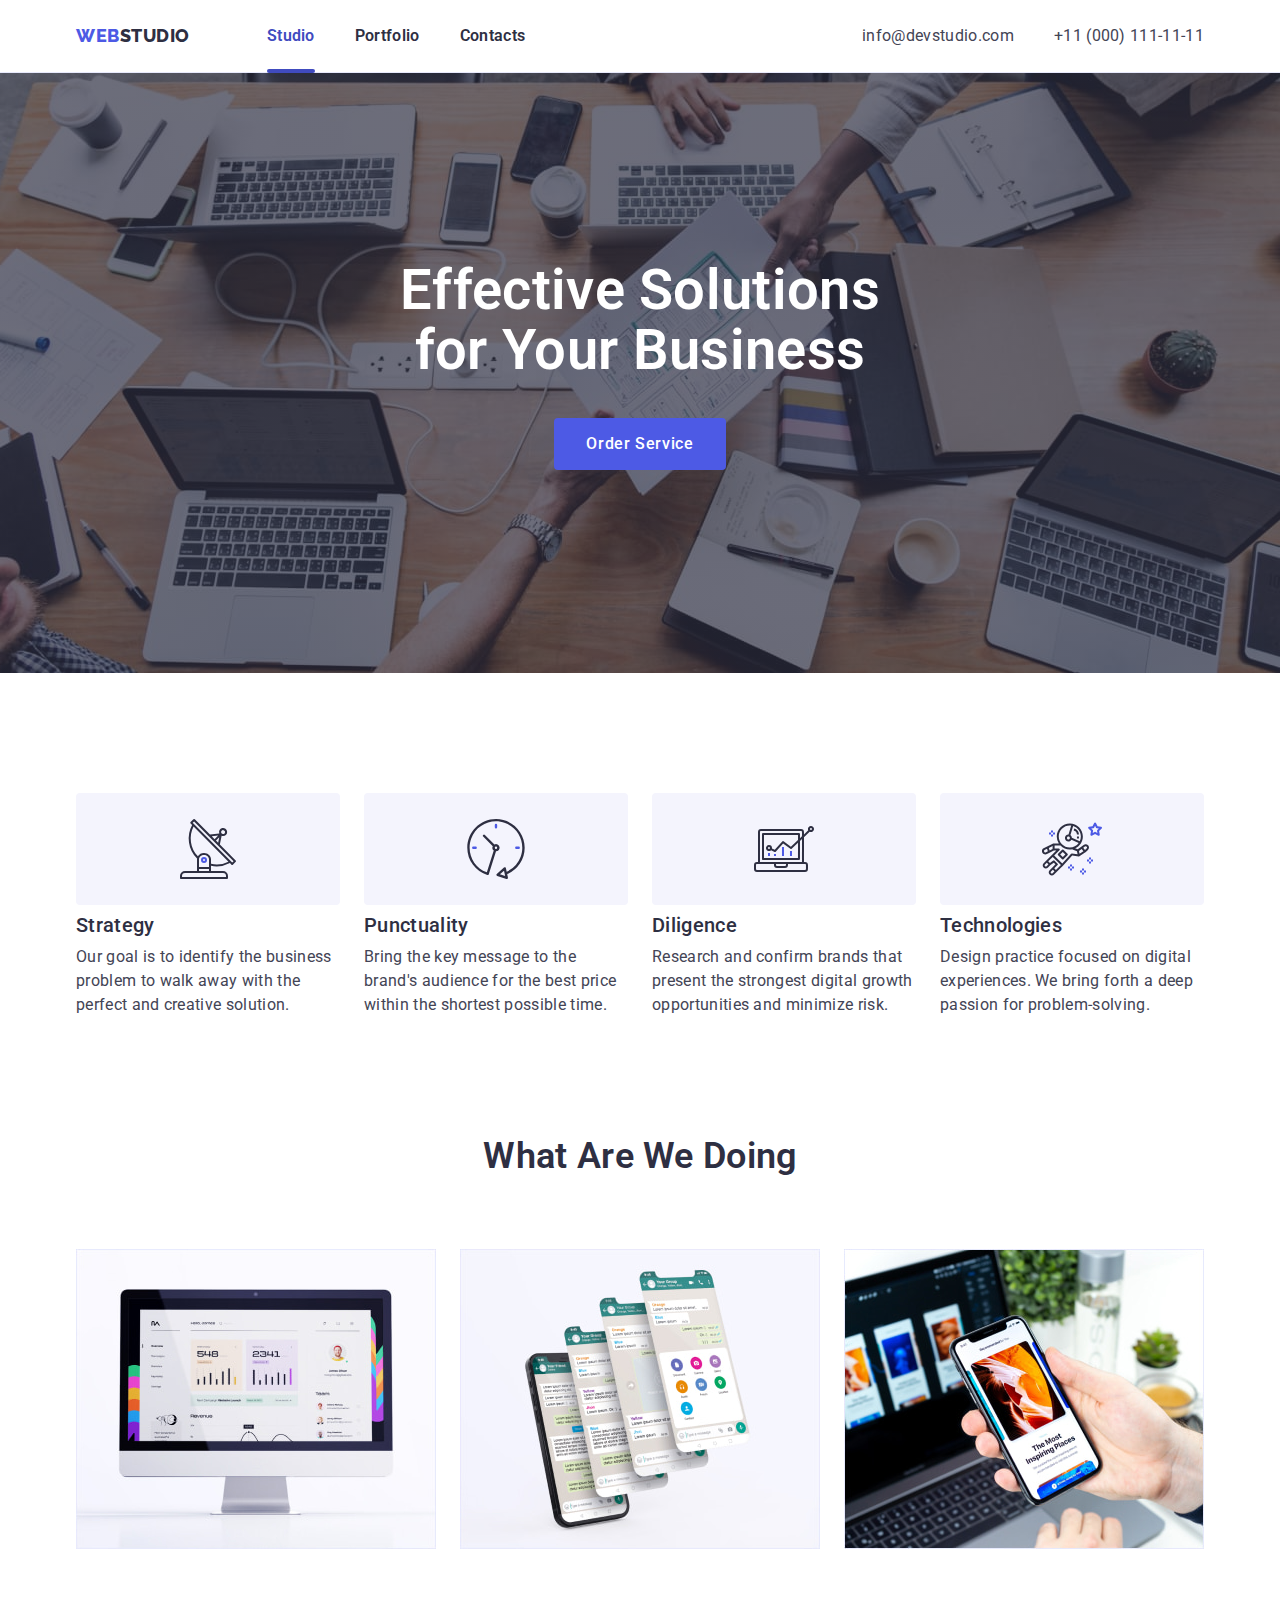
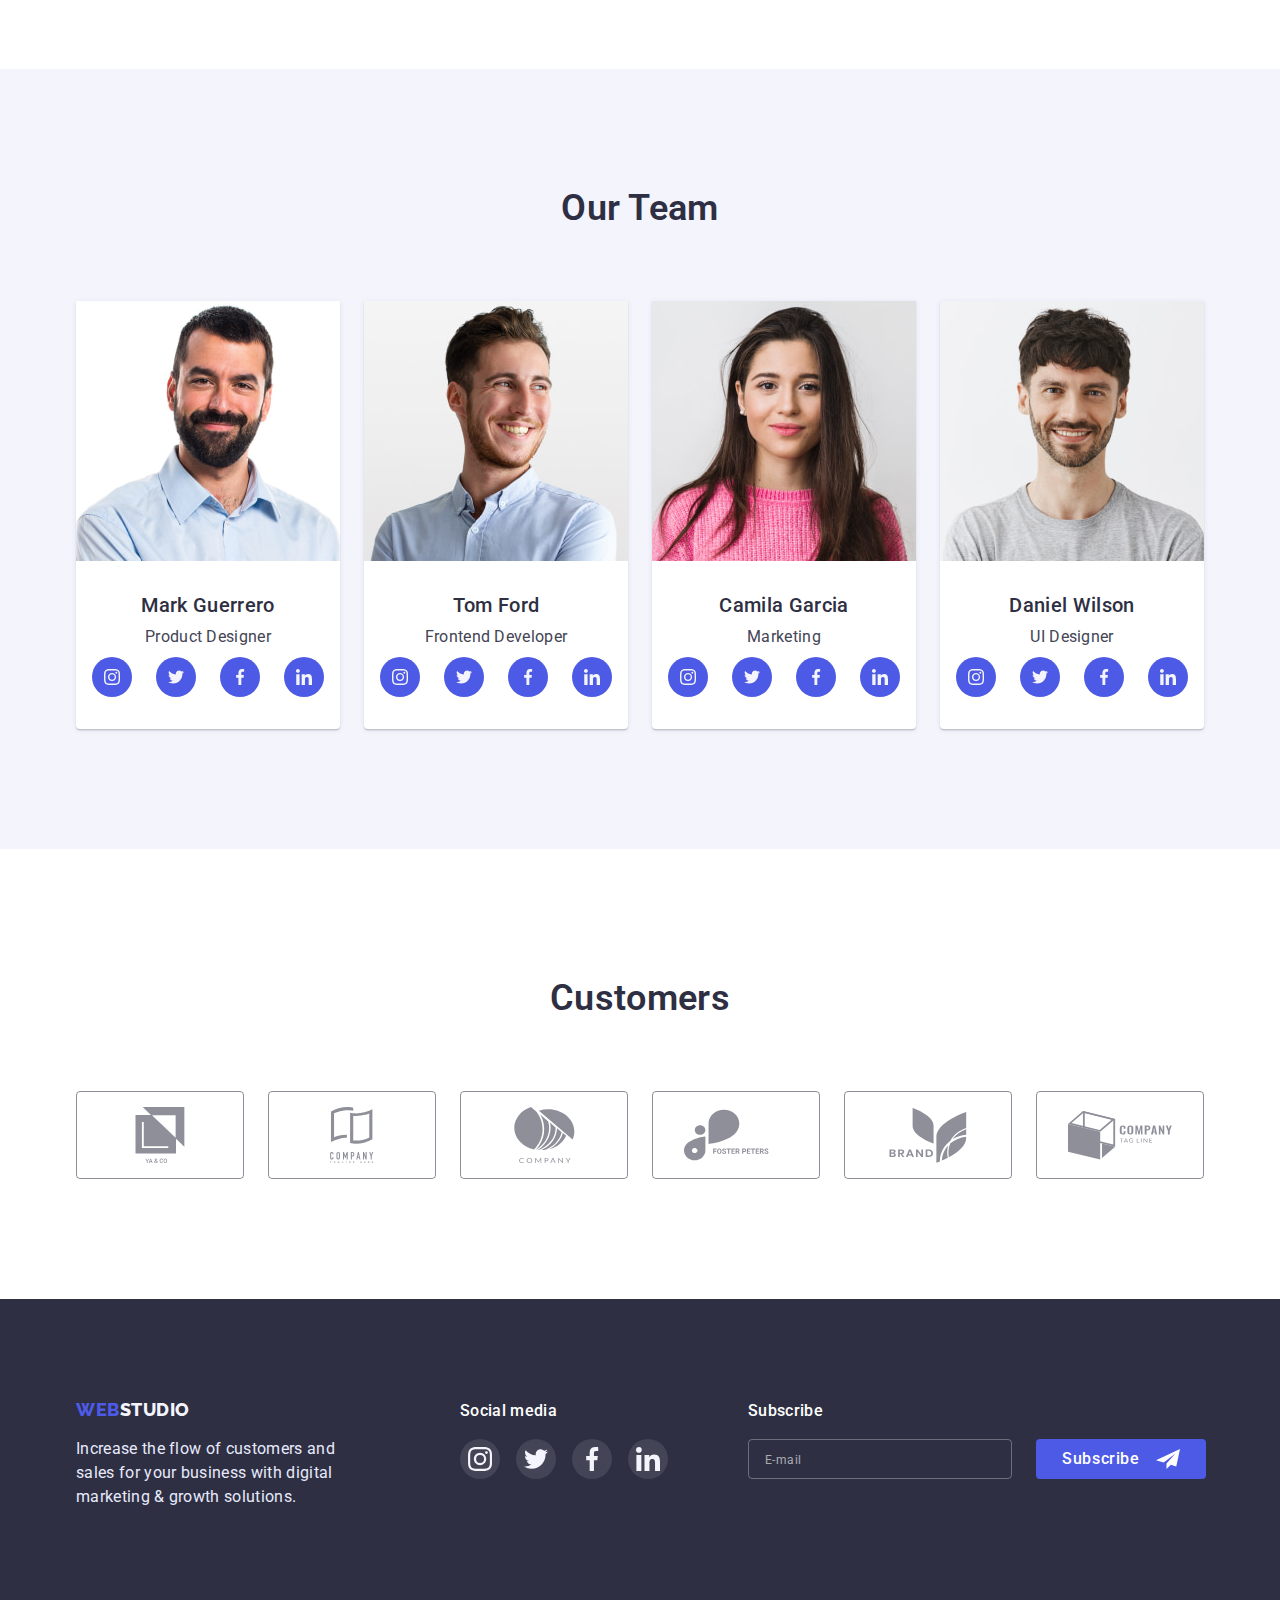
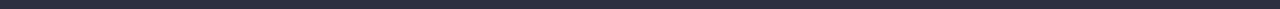
<file: index.html>
<!DOCTYPE html>
<html lang="en">
  <head>
    <meta charset="UTF-8" />
    <meta http-equiv="X-UA-Compatible" content="IE=edge" />
    <meta name="viewport" content="width=device-width, initial-scale=1.0" />

    <!-- Fonts -->
    <link
      href="https://fonts.googleapis.com/css2?family=Raleway:wght@700&family=Roboto:wght@400;500;700;900&display=swap"
      rel="stylesheet"
    />

    <!-- Normalize -->
    <link
      href="https://cdnjs.cloudflare.com/ajax/libs/modern-normalize/1.0.0/modern-normalize.min.css"
      rel="stylesheet"
    />

    <!-- Main styles -->
    <link href="./css/style.css" rel="stylesheet" />
    <title>Webstudio</title>
  </head>

  <body>
    <!--Header-->
    <header class="page-header">
      <!--Navigate-->
      <div class="container main-nav">
        <nav class="nav-container">
          <a class="logo" href="./index.html">
            <span class="logo-firstpart">Web</span>Studio</a
          >
          <ul class="site-nav list">
            <li class="nav-item">
              <a class="nav-link active" href="./index.html">Studio</a>
            </li>
            <li class="nav-item">
              <a class="nav-link" href="./portfolio.html">Portfolio</a>
            </li>
            <li class="nav-item">
              <a class="nav-link" href>Contacts</a>
            </li>
          </ul>
        </nav>

        <!--Contacts-->
        <address class="contacts-container">
          <ul class="contacts list">
            <li class="contacts-item">
              <a class="contacts-link" href="mailto:info@devstudio.com">
                info@devstudio.com</a
              >
            </li>
            <li class="contacts-item">
              <a class="contacts-link" href="tel:+110001111111"
                >+11 (000) 111-11-11</a
              >
            </li>
          </ul>
        </address>
      </div>
    </header>

    <!--Main content-->
    <main>
      <!--Hero-->
      <section class="hero">
        <h1 class="hero-title">Effective Solutions for Your Business</h1>
        <button class="hero-button" data-modal-open type="button">
          Order Service
        </button>
      </section>

      <!--Section Advantages-->
      <section class="section advantages">
        <div class="container">
          <h2 class="visually-hidden">Advantages</h2>
          <ul class="advantages list">
            <li class="advantages-item">
              <div class="bg-advantages">
                <svg class="icon-advantages">
                  <use href="./images/sprite/icons.svg#icon-antena"></use>
                </svg>
              </div>
              <h3 class="advantages-title">Strategy</h3>
              <p>
                Our goal is to identify the business problem to walk away with
                the perfect and creative solution.
              </p>
            </li>
            <li class="advantages-item">
              <div class="bg-advantages">
                <svg class="icon-advantages">
                  <use href="./images/sprite/icons.svg#icon-clock"></use>
                </svg>
              </div>
              <h3 class="advantages-title">Punctuality</h3>
              <p>
                Bring the key message to the brand's audience for the best price
                within the shortest possible time.
              </p>
            </li>
            <li class="advantages-item">
              <div class="bg-advantages">
                <svg class="icon-advantages">
                  <use href="./images/sprite/icons.svg#icon-diagram"></use>
                </svg>
              </div>
              <h3 class="advantages-title">Diligence</h3>
              <p>
                Research and confirm brands that present the strongest digital
                growth opportunities and minimize risk.
              </p>
            </li>
            <li class="advantages-item">
              <div class="bg-advantages">
                <svg class="icon-advantages">
                  <use href="./images/sprite/icons.svg#icon-astronaut"></use>
                </svg>
              </div>
              <h3 class="advantages-title">Technologies</h3>
              <p>
                Design practice focused on digital experiences. We bring forth a
                deep passion for problem-solving.
              </p>
            </li>
          </ul>
        </div>
      </section>

      <!-- Section Product-->
      <section class="section-no-padding section">
        <div class="container">
          <h2 class="section-title">What Are We Doing</h2>
          <ul class="products list">
            <li class="products-item">
              <img
                src="./images/products/imageone.jpg"
                alt="Desctop product"
                width="360"
                height="300"
              />
            </li>
            <li class="products-item">
              <img
                src="./images/products/imagetwo.jpg"
                alt="Messanger product"
                width="360"
                height="300"
              />
            </li>
            <li class="products-item">
              <img
                src="./images/products/imagethree.jpg"
                alt="Mobile product"
                width="360"
                height="300"
              />
            </li>
          </ul>
        </div>
      </section>

      <!-- Section Team-->
      <section class="section team">
        <div class="container">
          <h2 class="section-title">Our Team</h2>
          <ul class="team list">
            <li class="team-item">
              <img
                src="./images/team/mark.jpg"
                alt="Mark Guerrero"
                width="264"
                height="260"
              />
              <h3 class="team-subtitle">Mark Guerrero</h3>
              <p>Product Designer</p>
              <ul class="social list">
                <li class="social-item">
                  <a class="team-link" href aria-label="instagram">
                    <svg class="icon-team">
                      <use
                        href="./images/sprite/icons.svg#icon-instagram"
                      ></use>
                    </svg>
                  </a>
                </li>
                <li class="social-item">
                  <a class="team-link" href aria-label="twitter">
                    <svg class="icon-team">
                      <use href="./images/sprite/icons.svg#icon-twitter"></use>
                    </svg>
                  </a>
                </li>
                <li class="social-item">
                  <a class="team-link" href aria-label="facebook">
                    <svg class="icon-team">
                      <use href="./images/sprite/icons.svg#icon-facebook"></use>
                    </svg>
                  </a>
                </li>
                <li class="social-item">
                  <a class="team-link" href aria-label="linkedin">
                    <svg class="icon-team">
                      <use href="./images/sprite/icons.svg#icon-linkedin"></use>
                    </svg>
                  </a>
                </li>
              </ul>
            </li>
            <li class="team-item">
              <img
                src="./images/team/tom.jpg"
                alt="Tom Ford"
                width="264"
                height="260"
              />
              <h3 class="team-subtitle">Tom Ford</h3>
              <p>Frontend Developer</p>
              <ul class="social list">
                <li class="social-item">
                  <a class="team-link" href aria-label="instagram">
                    <svg class="icon-team">
                      <use
                        href="./images/sprite/icons.svg#icon-instagram"
                      ></use>
                    </svg>
                  </a>
                </li>
                <li class="social-item">
                  <a class="team-link" href aria-label="twitter">
                    <svg class="icon-team">
                      <use href="./images/sprite/icons.svg#icon-twitter"></use>
                    </svg>
                  </a>
                </li>
                <li class="social-item">
                  <a class="team-link" href aria-label="facebook">
                    <svg class="icon-team">
                      <use href="./images/sprite/icons.svg#icon-facebook"></use>
                    </svg>
                  </a>
                </li>
                <li class="social-item">
                  <a class="team-link" href aria-label="linkedin">
                    <svg class="icon-team">
                      <use href="./images/sprite/icons.svg#icon-linkedin"></use>
                    </svg>
                  </a>
                </li>
              </ul>
            </li>
            <li class="team-item">
              <img
                src="./images/team/camila.jpg"
                alt="Camila Garcia"
                width="264"
                height="260"
              />
              <h3 class="team-subtitle">Camila Garcia</h3>
              <p>Marketing</p>
              <ul class="social list">
                <li class="social-item">
                  <a class="team-link" href aria-label="instagram">
                    <svg class="icon-team">
                      <use
                        href="./images/sprite/icons.svg#icon-instagram"
                      ></use>
                    </svg>
                  </a>
                </li>
                <li class="social-item">
                  <a class="team-link" href aria-label="twitter">
                    <svg class="icon-team">
                      <use href="./images/sprite/icons.svg#icon-twitter"></use>
                    </svg>
                  </a>
                </li>
                <li class="social-item">
                  <a class="team-link" href aria-label="facebook">
                    <svg class="icon-team">
                      <use href="./images/sprite/icons.svg#icon-facebook"></use>
                    </svg>
                  </a>
                </li>
                <li class="social-item">
                  <a class="team-link" href aria-label="linkedin">
                    <svg class="icon-team">
                      <use href="./images/sprite/icons.svg#icon-linkedin"></use>
                    </svg>
                  </a>
                </li>
              </ul>
            </li>
            <li class="team-item">
              <img
                src="./images/team/daniel.jpg"
                alt="Daniel Wilson"
                width="264"
                height="260"
              />
              <h3 class="team-subtitle">Daniel Wilson</h3>
              <p>UI Designer</p>
              <ul class="social list">
                <li class="social-item">
                  <a class="team-link" href aria-label="instagram">
                    <svg class="icon-team">
                      <use
                        href="./images/sprite/icons.svg#icon-instagram"
                      ></use>
                    </svg>
                  </a>
                </li>
                <li class="social-item">
                  <a class="team-link" href aria-label="twitter">
                    <svg class="icon-team">
                      <use href="./images/sprite/icons.svg#icon-twitter"></use>
                    </svg>
                  </a>
                </li>
                <li class="social-item">
                  <a class="team-link" href aria-label="facebook">
                    <svg class="icon-team">
                      <use href="./images/sprite/icons.svg#icon-facebook"></use>
                    </svg>
                  </a>
                </li>
                <li class="social-item">
                  <a class="team-link" href aria-label="linkedin">
                    <svg class="icon-team">
                      <use href="./images/sprite/icons.svg#icon-linkedin"></use>
                    </svg>
                  </a>
                </li>
              </ul>
            </li>
          </ul>
        </div>
      </section>

      <!-- Section Brand -->
      <section class="section brand">
        <div class="container">
          <h2 class="section-title">Customers</h2>
          <ul class="brand list">
            <li class="brand-item">
              <a class="brand-link" href>
                <svg class="icon-brand">
                  <use href="./images/sprite/icons.svg#icon-brand-1"></use>
                </svg>
              </a>
            </li>
            <li class="brand-item">
              <a class="brand-link" href>
                <svg class="icon-brand">
                  <use href="./images/sprite/icons.svg#icon-brand-2"></use>
                </svg>
              </a>
            </li>
            <li class="brand-item">
              <a class="brand-link" href>
                <svg class="icon-brand">
                  <use href="./images/sprite/icons.svg#icon-brand-3"></use>
                </svg>
              </a>
            </li>
            <li class="brand-item">
              <a class="brand-link" href>
                <svg class="icon-brand">
                  <use href="./images/sprite/icons.svg#icon-brand-4"></use>
                </svg>
              </a>
            </li>
            <li class="brand-item">
              <a class="brand-link" href>
                <svg class="icon-brand">
                  <use href="./images/sprite/icons.svg#icon-brand-5"></use>
                </svg>
              </a>
            </li>
            <li class="brand-item">
              <a class="brand-link" href>
                <svg class="icon-brand">
                  <use href="./images/sprite/icons.svg#icon-brand-6"></use>
                </svg>
              </a>
            </li>
          </ul>
        </div>
      </section>
    </main>

    <!--Footer-->
    <footer class="footer">
      <div class="footer-container">
        <div class="section-logo">
          <a class="logo-footer" href="./index.html"
            ><span class="logo-firstpart">Web</span
            ><span class="logo-lastpart">Studio</span></a
          >
          <p class="footer-text">
            Increase the flow of customers and sales for your business with
            digital marketing & growth solutions.
          </p>
        </div>
        <div class="footer-social">
          <p class="footer-title">Social media</p>
          <ul class="footer-list list">
            <li class="footer-item" aria-label="instagram">
              <a class="footer-link" href>
                <svg class="icon-footer">
                  <use href="./images/sprite/icons.svg#icon-instagram"></use>
                </svg>
              </a>
            </li>
            <li class="footer-item" aria-label="twitter">
              <a class="footer-link" href>
                <svg class="icon-footer">
                  <use href="./images/sprite/icons.svg#icon-twitter"></use>
                </svg>
              </a>
            </li>
            <li class="footer-item" aria-label="facebook">
              <a class="footer-link" href>
                <svg class="icon-footer">
                  <use href="./images/sprite/icons.svg#icon-facebook"></use>
                </svg>
              </a>
            </li>
            <li class="footer-item" aria-label="linkedin">
              <a class="footer-link" href>
                <svg class="icon-footer">
                  <use href="./images/sprite/icons.svg#icon-linkedin"></use>
                </svg>
              </a>
            </li>
          </ul>
        </div>
        <div class="footer-form-container">
          <p class="footer-form-title">Subscribe</p>
          <form class="footer-form">
            <input class="footer-input" type="email" placeholder="E-mail" />
            <button class="footer-button" type="submit">
              Subscribe<svg class="icon-plain">
                <use href="./images/sprite/icons.svg#icon-plain"></use>
              </svg>
            </button>
          </form>
        </div>
      </div>
    </footer>

    <!-- Modal -->
    <div class="backdrop is-hidden" data-modal>
      <div class="modal">
        <button class="modal-button" data-modal-close>
          <svg class="icon-modal">
            <use href="./images/sprite/icons.svg#icon-close"></use>
          </svg>
        </button>
        <!-- Form -->
        <form name="registration-user">
          <div
            class="form-container"
            role="group"
            aria-labelledby="contact-details-head"
          >
            <p class="form-title" id="contact-details-head">
              Leave your contacts and we will call you back
            </p>
            <div class="form-field">
              <ul class="form list">
                <li class="form-item">
                  <label class="form-label" for="user-name">Name</label>
                  <div class="form-field name">
                    <input
                      class="form-input"
                      id="user-name"
                      name="user-name"
                      type="text"
                      autofocus
                    />
                    <svg class="icon-form name">
                      <use href="./images/sprite/icons.svg#icon-person"></use>
                    </svg>
                  </div>
                </li>
                <li class="form-item">
                  <label class="form-label" for="user-tel">Phone</label>
                  <div class="form-field phone">
                    <input
                      class="form-input"
                      id="user-tel"
                      name="user-tel"
                      type="tel"
                    />
                    <svg class="icon-form phone">
                      <use href="./images/sprite/icons.svg#icon-phone"></use>
                    </svg>
                  </div>
                </li>
                <li class="form-item">
                  <label class="form-label" for="user-email">Email</label>
                  <div class="form-field email">
                    <input
                      class="form-input"
                      id="user-email"
                      name="user-email"
                      type="email"
                    />
                    <svg class="icon-form email">
                      <use href="./images/sprite/icons.svg#icon-email"></use>
                    </svg>
                  </div>
                </li>
              </ul>
              <label class="form-label" for="user-comment">Comment</label>
              <div class="teaxtarea-container">
                <textarea
                  class="form-textarea"
                  id="user-comment"
                  name="user-comment"
                  placeholder="Text input"
                ></textarea>
              </div>
            </div>
            <label class="form-label" for="form-input-checkbox"
              ><input
                class="form-input-checkbox"
                id="form-input-checkbox"
                type="checkbox"
                value
              />
              <svg class="icon-checkbox">
                <use href="./images/sprite/icons.svg#icon-checkbox"></use></svg
              >I accept the terms and conditions of the
              <a class="form-link" href>Privacy Policy</a></label
            >
            <button class="form-button" type="submit">Send</button>
          </div>
        </form>
      </div>
    </div>
    <script src="./js/modal.js"></script>
  </body>
</html>
</file>
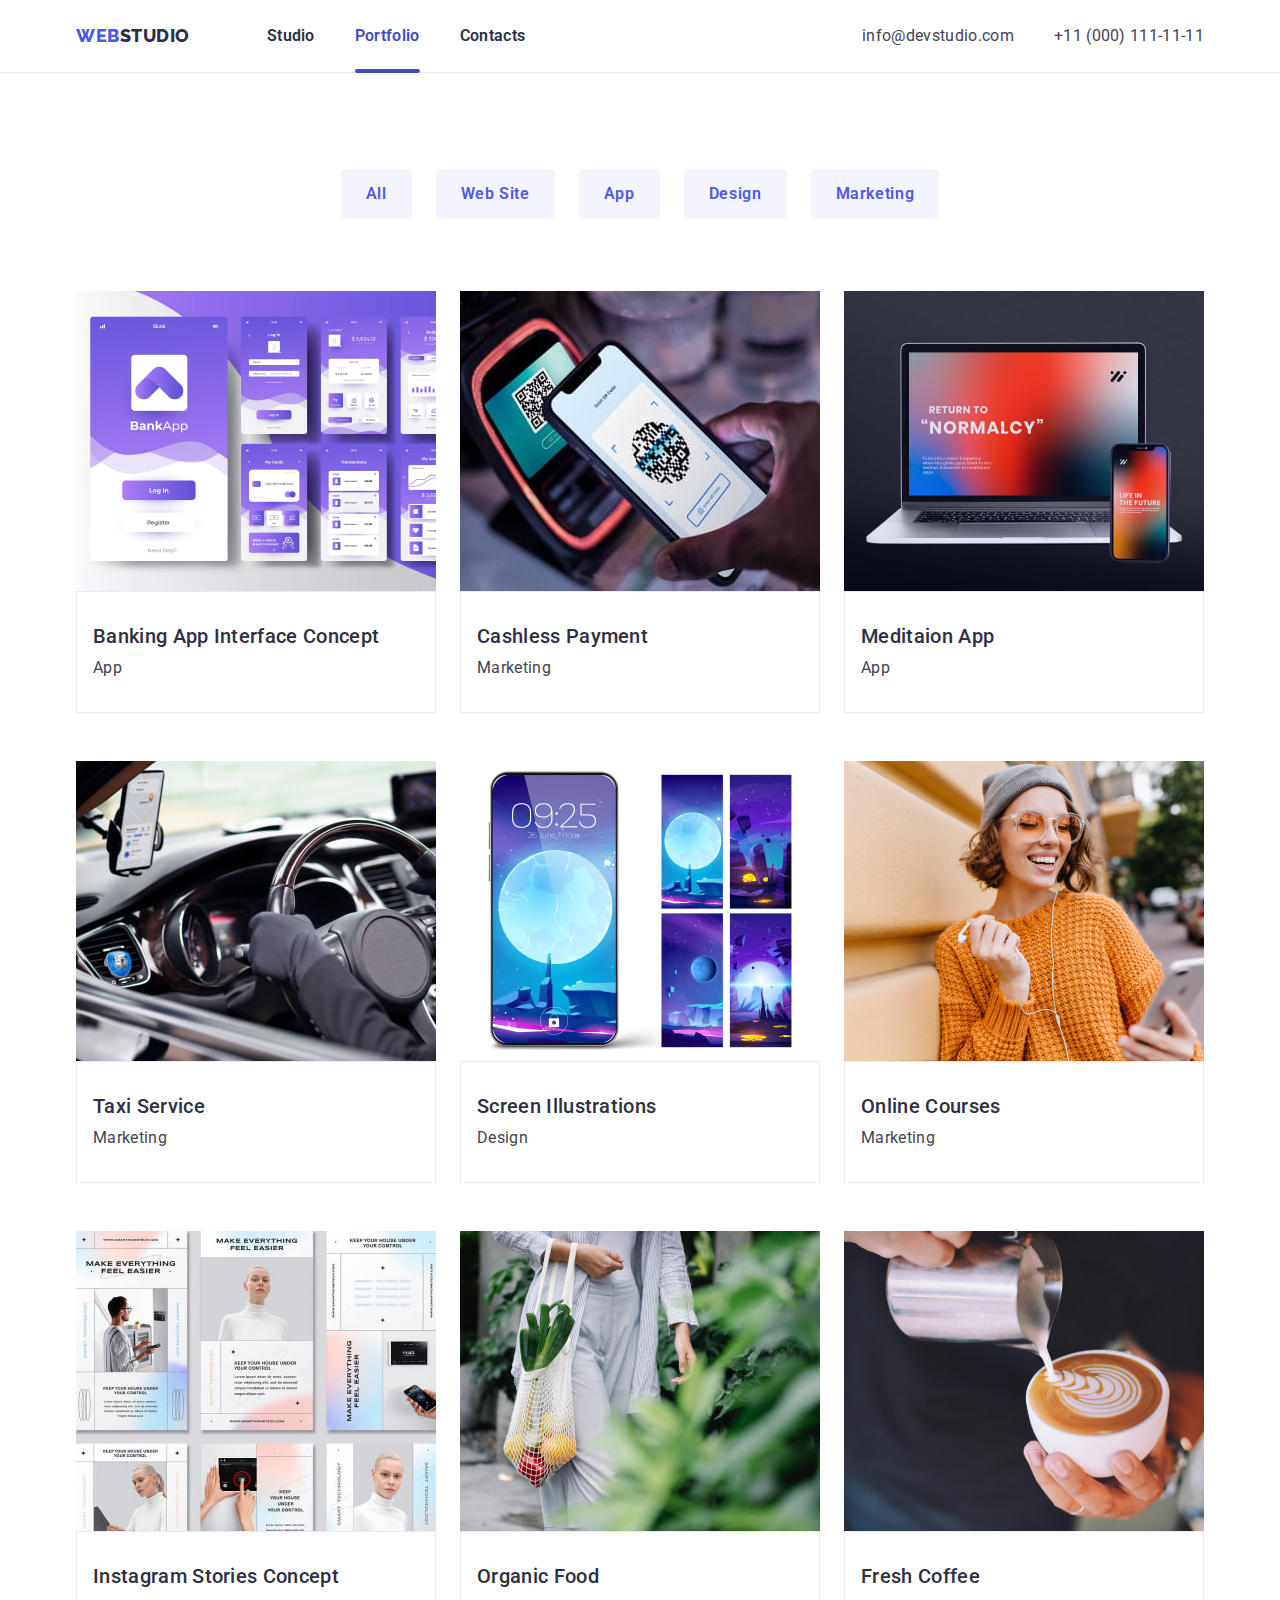
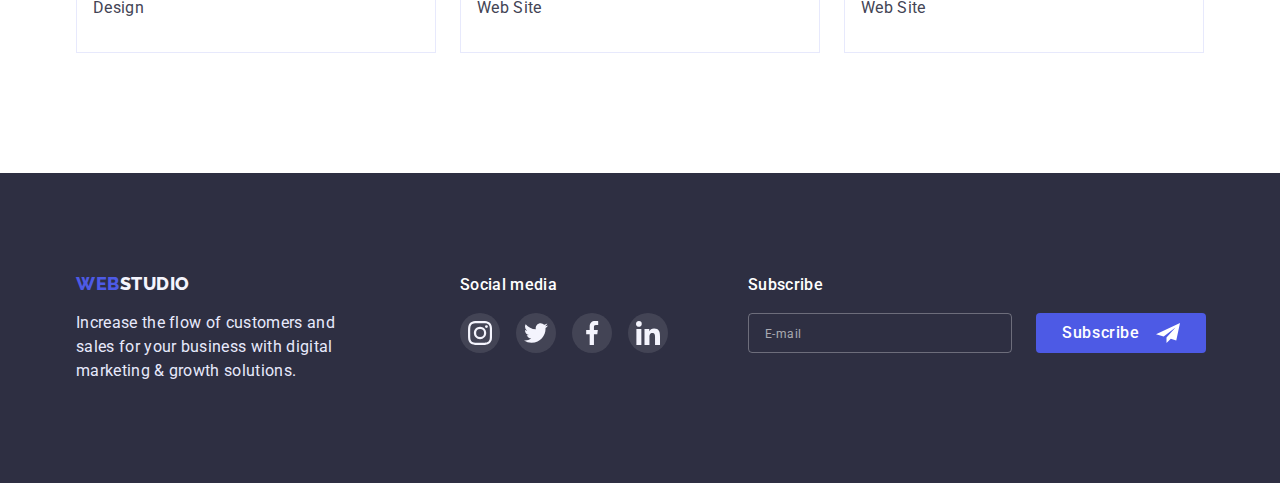
<file: portfolio.html>
<!DOCTYPE html>
<html lang="en">
  <head>
    <meta charset="UTF-8" />
    <meta http-equiv="X-UA-Compatible" content="IE=edge" />
    <meta name="viewport" content="width=device-width, initial-scale=1.0" />

    <!-- Fonts -->
    <link
      href="https://fonts.googleapis.com/css2?family=Raleway:wght@700&family=Roboto:wght@400;500;700;900&display=swap"
      rel="stylesheet"
    />

    <!-- Normalize -->
    <link
      rel="stylesheet"
      href="https://cdnjs.cloudflare.com/ajax/libs/modern-normalize/1.0.0/modern-normalize.min.css"
    />

    <!-- Main styles -->
    <link rel="stylesheet" href="./css/style.css" />
    <title>Portfolio</title>
  </head>

  <body>
    <!-- Header -->
    <header class="page-header">
      <!--Navigate-->
      <div class="container main-nav">
        <nav class="nav-container">
          <a href="./index.html" class="logo">
            <span class="logo-firstpart">Web</span>Studio</a
          >
          <ul class="site-nav list">
            <li class="nav-item">
              <a class="nav-link" href="./index.html">Studio</a>
            </li>
            <li class="nav-item">
              <a class="nav-link active" href="./portfolio.html">Portfolio</a>
            </li>
            <li class="nav-item"><a class="nav-link" href="">Contacts</a></li>
          </ul>
        </nav>

        <!--Contacts-->
        <address class="contacts-container">
          <ul class="contacts list">
            <li class="contacts-item">
              <a class="contacts-link" href="mailto:info@devstudio.com"
                >info@devstudio.com</a
              >
            </li>
            <li class="contacts-item">
              <a class="contacts-link" href="tel:+110001111111"
                >+11 (000) 111-11-11</a
              >
            </li>
          </ul>
        </address>
      </div>
    </header>

    <!-- Main -->
    <main>
      <!-- Section Examples -->
      <section class="section-examples section">
        <div class="container">
          <h1 class="visually-hidden">Examples</h1>
          <ul class="examples-nav list">
            <li class="item"><button type="button">All</button></li>
            <li class="item"><button type="button">Web Site</button></li>
            <li class="item"><button type="button">App</button></li>
            <li class="item"><button type="button">Design</button></li>
            <li class="item"><button type="button">Marketing</button></li>
          </ul>
          <ul class="examples list">
            <li class="examples-item">
              <a class="examples-link" href="">
                <div class="thumb-top">
                  <div class="overlay-examples">
                    <p class="overlay-text">
                      14 Stylish and User-Friendly App Design Concepts · Task
                      Manager App · Calorie Tracker App · Exotic Fruit Ecommerce
                      App · Cloud Storage App
                    </p>
                  </div>
                  <img
                    src="./images/examples/bankingapp.jpg"
                    height="300"
                    width="360"
                    alt="Banking app"
                  />
                </div>
                <div class="thumb-bottom">
                  <h2 class="examples-subtitle">
                    Banking App Interface Concept
                  </h2>
                  <p>App</p>
                </div>
              </a>
            </li>
            <li class="examples-item">
              <a class="examples-link" href="">
                <div class="thumb-top">
                  <div class="overlay-examples">
                    <p class="overlay-text">
                      14 Stylish and User-Friendly App Design Concepts · Task
                      Manager App · Calorie Tracker App · Exotic Fruit Ecommerce
                      App · Cloud Storage App
                    </p>
                  </div>
                  <img
                    src="./images/examples/cashless.jpg"
                    height="300"
                    width="360"
                    alt="cashless product"
                  />
                </div>
                <div class="thumb-bottom">
                  <h2 class="examples-subtitle">Cashless Payment</h2>
                  <p>Marketing</p>
                </div>
              </a>
            </li>
            <li class="examples-item">
              <a class="examples-link" href="">
                <div class="thumb-top">
                  <div class="overlay-examples">
                    <p class="overlay-text">
                      14 Stylish and User-Friendly App Design Concepts · Task
                      Manager App · Calorie Tracker App · Exotic Fruit Ecommerce
                      App · Cloud Storage App
                    </p>
                  </div>
                  <img
                    src="./images/examples/meditation.jpg"
                    height="300"
                    width="360"
                    alt="Meditation app"
                  />
                </div>
                <div class="thumb-bottom">
                  <h2 class="examples-subtitle">Meditaion App</h2>
                  <p>App</p>
                </div>
              </a>
            </li>
            <li class="examples-item">
              <a class="examples-link" href="">
                <div class="thumb-top">
                  <div class="overlay-examples">
                    <p class="overlay-text">
                      14 Stylish and User-Friendly App Design Concepts · Task
                      Manager App · Calorie Tracker App · Exotic Fruit Ecommerce
                      App · Cloud Storage App
                    </p>
                  </div>
                  <img
                    src="./images/examples/taxi.jpg"
                    height="300"
                    width="360"
                    alt="Taxi app"
                  />
                </div>
                <div class="thumb-bottom">
                  <h2 class="examples-subtitle">Taxi Service</h2>
                  <p>Marketing</p>
                </div>
              </a>
            </li>
            <li class="examples-item">
              <a class="examples-link" href="">
                <div class="thumb-top">
                  <div class="overlay-examples">
                    <p class="overlay-text">
                      14 Stylish and User-Friendly App Design Concepts · Task
                      Manager App · Calorie Tracker App · Exotic Fruit Ecommerce
                      App · Cloud Storage App
                    </p>
                  </div>
                  <img
                    src="./images/examples/screenillustr.jpg"
                    height="300"
                    width="360"
                    alt="Illustrations app"
                  />
                </div>
                <div class="thumb-bottom">
                  <h2 class="examples-subtitle">Screen Illustrations</h2>
                  <p>Design</p>
                </div>
              </a>
            </li>
            <li class="examples-item">
              <a class="examples-link" href="">
                <div class="thumb-top">
                  <div class="overlay-examples">
                    <p class="overlay-text">
                      14 Stylish and User-Friendly App Design Concepts · Task
                      Manager App · Calorie Tracker App · Exotic Fruit Ecommerce
                      App · Cloud Storage App
                    </p>
                  </div>
                  <img
                    src="./images/examples/onlinecourse.jpg"
                    height="300"
                    width="360"
                    alt="Online course app"
                  />
                </div>
                <div class="thumb-bottom">
                  <h2 class="examples-subtitle">Online Courses</h2>
                  <p>Marketing</p>
                </div>
              </a>
            </li>
            <li class="examples-item">
              <a class="examples-link" href="">
                <div class="thumb-top">
                  <div class="overlay-examples">
                    <p class="overlay-text">
                      14 Stylish and User-Friendly App Design Concepts · Task
                      Manager App · Calorie Tracker App · Exotic Fruit Ecommerce
                      App · Cloud Storage App
                    </p>
                  </div>
                  <img
                    src="./images/examples/instastories.jpg"
                    height="300"
                    width="360"
                    alt="Instastories design"
                  />
                </div>
                <div class="thumb-bottom">
                  <h2 class="examples-subtitle">Instagram Stories Concept</h2>
                  <p>Design</p>
                </div>
              </a>
            </li>
            <li class="examples-item">
              <a class="examples-link" href="">
                <div class="thumb-top">
                  <div class="overlay-examples">
                    <p class="overlay-text">
                      14 Stylish and User-Friendly App Design Concepts · Task
                      Manager App · Calorie Tracker App · Exotic Fruit Ecommerce
                      App · Cloud Storage App
                    </p>
                  </div>
                  <img
                    src="./images/examples/food.jpg"
                    height="300"
                    width="360"
                    alt="Organic food website"
                  />
                </div>
                <div class="thumb-bottom">
                  <h2 class="examples-subtitle">Organic Food</h2>
                  <p>Web Site</p>
                </div>
              </a>
            </li>
            <li class="examples-item">
              <a class="examples-link" href="">
                <div class="thumb-top">
                  <div class="overlay-examples">
                    <p class="overlay-text">
                      14 Stylish and User-Friendly App Design Concepts · Task
                      Manager App · Calorie Tracker App · Exotic Fruit Ecommerce
                      App · Cloud Storage App
                    </p>
                  </div>
                  <img
                    src="./images/examples/coffee.jpg"
                    height="300"
                    width="360"
                    alt="Coffee website"
                  />
                </div>
                <div class="thumb-bottom">
                  <h2 class="examples-subtitle">Fresh Coffee</h2>
                  <p>Web Site</p>
                </div>
              </a>
            </li>
          </ul>
        </div>
      </section>
    </main>

    <!-- Footer -->
    <footer class="footer">
      <div class="footer-container">
        <div class="section-logo">
          <a class="logo-footer" href="./index.html"
            ><span class="logo-firstpart">Web</span
            ><span class="logo-lastpart">Studio</span></a
          >
          <p class="footer-text">
            Increase the flow of customers and sales for your business with
            digital marketing & growth solutions.
          </p>
        </div>
        <div class="footer-social">
          <p class="footer-title">Social media</p>
          <ul class="footer-list list">
            <li class="footer-item" aria-label="instagram">
              <a class="footer-link" href="">
                <svg class="icon-footer">
                  <use href="./images/sprite/icons.svg#icon-instagram"></use>
                </svg>
              </a>
            </li>
            <li class="footer-item" aria-label="twitter">
              <a class="footer-link" href="">
                <svg class="icon-footer">
                  <use href="./images/sprite/icons.svg#icon-twitter"></use>
                </svg>
              </a>
            </li>
            <li class="footer-item" aria-label="facebook">
              <a class="footer-link" href="">
                <svg class="icon-footer">
                  <use href="./images/sprite/icons.svg#icon-facebook"></use>
                </svg>
              </a>
            </li>
            <li class="footer-item" aria-label="linkedin">
              <a class="footer-link" href="">
                <svg class="icon-footer">
                  <use href="./images/sprite/icons.svg#icon-linkedin"></use>
                </svg>
              </a>
            </li>
          </ul>
        </div>
        <div class="footer-form-container">
          <p class="footer-form-title">Subscribe</p>
          <form class="footer-form">
            <input class="footer-input" type="email" placeholder="E-mail" />
            <button class="footer-button" type="submit">
              Subscribe<svg class="icon-plain">
                <use href="./images/sprite/icons.svg#icon-plain"></use>
              </svg>
            </button>
          </form>
        </div>
      </div>
    </footer>
  </body>
</html>
</file>
<file: css/style.css>
/* Основной цвет текста - #434455  */

/*  цвет  заголовка - #2E2F42 */

/* Фоновый цвет - #E5E5E5 */

/* Фоновый цвет 2 - #F4F4FD */

/* Акцент -  #4D5AE5 */

/* Белый - #ffff */

/* Лого футер цвет - #F4F4FD */

/*button active color - 404BBF */

/* Абзац  футер цвет - #E7E9FC */

:root {
--primary-text-color: #434455;
--title-text-color: #2E2F42;
--accent-color: #4D5AE5;
--primary-background-color: #E5E5E5;
--secondary-background-color: #F4F4FD;
--white-color: #FFFFFF;
--secondary-accent-color:#E7E9FC;
--button-active-color: #404BBF;
--brand-icon-color: #8E8F99;
--footer-icon-hover:#31D0AA;
--modal-window-color:#FCFCFC;
--form-text-color: #757575;
}

.visually-hidden {
position: absolute;
overflow: hidden;
clip: rect(0 0 0 0);
width: 1px;
height: 1px;
margin: -1px;
padding: 0;
border: 0;

white-space: nowrap;
clip-path: inset(100%);
}

body {
color: var(--primary-text-color);
font-size: 16px;
font-family: Roboto,sans-serif;
line-height: 1.5;
letter-spacing: 0.02em;
}

img {
display: block;
max-width: 100%;
height: auto;
}

button {
	cursor: pointer;
}

.list {
margin: 0;
padding: 0;
list-style: none;
}

.container {
width: 1158px;
margin-right: auto;
margin-left: auto;
padding: 0 15px;
}

.section {
padding-top: 120px;
padding-bottom: 120px;
}

.section-no-padding{
padding-top: 0;
padding-bottom: 120px;
}
/* Header */

.page-header {
	border-bottom:  1px solid var(--secondary-accent-color);
	background-color: var(--white-color);
}


.logo {
color: var(--title-text-color);
font-weight: 800;
font-size: 18px;
font-family: Raleway;	
line-height: 1.3;
letter-spacing: 0.03em;
text-decoration: none;
text-transform: uppercase;
}

.logo-firstpart {
color: var(--accent-color);
}

/* Site Nav */
.main-nav {
display: flex;
}

.nav-container {
display: flex;
align-items: center;

}
.site-nav.list {
display: flex;
margin-left: 77px;
}

.nav-link.active::after,
.nav-link:hover::after {
	content: "";
	position: absolute;
	bottom: -1px;
	left: 0;
display: block;
width: 100%;
height: 4px;
border-radius: 2px;
background-color: var(--button-active-color);
}

.nav-item:not(:last-child) {
margin-right: 40px;
}


.nav-link {
	position: relative;
display: block;
padding-top:24px ;
padding-bottom:24px ;
color: var(--title-text-color);
font-weight: 600;
font-style: normal;
text-decoration: none;
transition: color 250ms cubic-bezier(0.4, 0, 0.2, 1);
}

.nav-link:hover,
.nav-link:focus {
color: var(--button-active-color);
}

.nav-link.active {
	color: var(--button-active-color)
}

.site-nav .nav-link:active {
color: var(--accent-color);
}

/* Contacts-nav */

.contacts-container {
margin-left: auto;
}

.contacts.list {
display: flex;
}

.contacts.list .contacts-item + .contacts-item {
margin-left: 40px;
}

.contacts-link {
display: block;
padding-top: 24px;
padding-bottom: 24px;
color: var(--primary-text-color);
font-style: normal;
text-decoration: none;
transition: color 250ms cubic-bezier(0.4, 0, 0.2, 1);
}

.contacts-link:hover,
.contacts-link:focus {
color: var(--button-active-color);
}

/* Hero */

.hero {	
	max-width: 1440px;
height: 600px;
	margin-right: auto;
	margin-left: auto;
padding: 188px 0;
background-color: var(--title-text-color);
background-image: linear-gradient(to right,rgba(46, 47, 66, 0.7),rgba(46, 47, 66, 0.7)),
url("../images/hero/hero.jpg");
background-position: center;
background-size: cover;
background-repeat: no-repeat;
text-align: center;
}

.hero-title {
width: 494px;
margin-top: 0;
margin-right: auto;
margin-left: auto;
color: var(--white-color);
font-weight: 600;
font-size: 56px;
line-height: 1.07;
}

.hero-button {
display: inline-block;
min-width:170px;
padding: 16px 32px;
border: transparent;
border-radius: 4px;
background-color:  var(--accent-color);
color: var(--white-color);
font-weight: 500;
line-height: 1.2;
letter-spacing: 0.04em;
cursor: pointer;
transition: background-color 250ms cubic-bezier(0.4, 0, 0.2, 1);
}

.hero-button:hover,
.hero-button:focus {
border-radius: 4px;
background-color: var(--button-active-color);
box-shadow: 0px 4px 4px rgba(0, 0, 0, 0.15);
}


/* Advantages */

.advantages h2{
margin: 0;
}

.advantages p{
width: 264px;
margin:0;
}

.advantages.list,
.products.list,
.team.list {
display: flex;
}

.advantages .advantages-item:not(:last-child) {
margin-right: 24px;
}

.advantages-title{
margin-top: 0px;
margin-bottom: 8px;
color: var(--title-text-color);
font-weight: 500;
font-size: 20px;
line-height: 1.2;
}

.bg-advantages {
	display: flex;
	justify-content: center;
	align-items: center;
height: 112px;
margin-bottom: 8px;
border-radius: 4px;
background-color: var(--secondary-background-color);
}

.icon-advantages {
width: 60px;
height: 64px;

}


/* Products */

.products .products-item:not(:last-child) {
margin-right: 24px;
}

.section-title {
margin-top: 0px;
margin-bottom: 72px;

color:var(--title-text-color);
font-weight: 600;
font-size: 36px;
line-height: 1.11;
text-align: center ;
text-transform: capitalize;
}

.title {
color: var(--title-text-color);
font-weight: 600;
font-size: 20px;
line-height: 1.2;
}

/* Team */
.social.list {
display: flex;
justify-content: center;
margin-top: 8px;
}

.social-item:not(:last-child) {
	margin-right: 24px;
}

.icon-team {
width: 16px;
height: 16px;

}

.social-item {
width: 40px;
height: 40px;
}

.team-link {
display: flex;
justify-content: center;
align-items: center;
width: 100%;
height: 100%;
border-radius: 50%;
background-color: var(--accent-color);
transition: background-color 250ms cubic-bezier(0.4, 0, 0.2, 1);
}

.team-link:hover,
.team-link:focus {
background-color: var(--button-active-color);
}

.section.team p {
margin-top: 0;
margin-bottom: 8px;

}


.team {
background-color: var(--secondary-background-color);
text-align: center;
}

.team.list .team-item {
padding-bottom: 32px;

}

.team.list .team-item:not(:last-child){
margin-right: 24px;
}

.team-item  {
width: 264px;
border-radius: 0px 0px 4px 4px;
background-color: var(--white-color);
box-shadow: 0px 1px 6px rgba(46, 47, 66, 0.08), 0px 1px 1px rgba(46, 47, 66, 0.16), 0px 2px 1px rgba(46, 47, 66, 0.08);
}

.team-subtitle {
margin: 0;
margin-top: 32px;
margin-bottom: 8px;
color: var(--title-text-color);
font-weight: 500;
font-size: 20px;
line-height: 1.2;
}


/* Brand */
.brand.list {
display: flex;
}

.section.brand {
padding-top: 130px;
}

.brand-item {
width: 168px;

}

.brand-item:not(:last-child) {
margin-right: 24px;
}

.brand-link {
display: flex;
justify-content: center;
align-items: center;
width: 100%;
height: 88px;
border: 1px solid var(--brand-icon-color);
border-radius: 4px;
fill: var(--brand-icon-color);
transition: border-color 250ms cubic-bezier(0.4, 0, 0.2, 1),
fill 250ms cubic-bezier(0.4, 0, 0.2, 1);

}

.brand-link:hover,
.brand-link:focus {
border-color: var(--button-active-color);
fill: var(--button-active-color);

}

.icon-brand {
width: 104px;
height: 56px;

}

/* .icon-brand:hover,
.icon-brand:focus {
fill: var(--button-active-color);

} */

/* Footer */

.footer{
padding-top: 100px;
padding-bottom: 100px;
background-color: var(--title-text-color);
}

.footer-container {
display: flex;
width: 1158px;
margin-right: auto;
margin-left: auto;padding: 0 15px;
}

.footer-list {
display: flex;
}

.footer-title {
margin: 0;
margin-bottom: 16px;
color: var(--white-color);
font-weight: 500;
}

.footer-link {
display: flex;
justify-content: center;
align-items: center;
width: 100%;
height: 100%;
border-radius: 50%;
background-color: rgba(255, 255, 255, 0.1);
transition: background-color 250ms cubic-bezier(0.4, 0, 0.2, 1);
	
}
.footer-link:hover,
.footer-link:focus {
background-color: var(--footer-icon-hover);

}
.footer-item{
width: 40px;
height: 40px;

}

.footer-item:not(:last-child) {
margin-right: 16px;
}


.footer-social {
margin-left: 120px;

}

.icon-footer {
width: 24px;
height: 24px;
}

.icon-plain {
width: 24px;
height: 24px;
margin-left: 16px;
fill: var(--white-color);
}

.footer-button {
display: flex;
justify-content: center;
align-items: center;
padding: 8px 24px;
border-color: transparent;
border-radius: 4px;
background-color: var(--accent-color);
	color: var(--white-color);
font-weight: 500;
	font-size: 16px;
	line-height: 1.5;
	letter-spacing: 0.04em;
	transition: background-color 250ms cubic-bezier(0.4, 0, 0.2, 1)
}

.footer-button:active {
	background: #404BBF;
		box-shadow: 0px 4px 4px rgba(0, 0, 0, 0.15);
}

.footer-input {
	width: 264px;
	margin-right: 24px;
	padding-left: 16px;
	border: 1px solid rgba(255, 255, 255, 0.3);
	border-radius: 4px;
	background-color: transparent;
	color: var(--white-color);
	outline: none;
	caret-color: var(--white-color);
}

.footer-input::placeholder {
	color: rgba(255, 255, 255, 0.6);
font-size: 12px;
	line-height: 2;
	letter-spacing: 0.04em;
}

.footer-form-container{
	display: flex;
	flex-direction: column;
	margin-left: 80px;
}


.footer-form {
display: flex;
height: 40px;
}

.footer-form-title {
	margin-top: 0;
	margin-bottom: 16px;
		color: var(--white-color);
	font-weight: 500;
		font-size: 16px;
		line-height: 1.5;
		letter-spacing: 0.02em
}

/*  footer logo */

.logo-footer {
display: inline-block;
margin-bottom: 16px;


color: var(--title-text-color);
font-weight: 800;
font-size: 18px;
font-family: Raleway;
line-height: 1.16;
letter-spacing: 0.03em;
text-decoration: none;
text-transform: uppercase;
}

.logo-lastpart {
color: var(--secondary-background-color)

}

.footer-text {	
width: 264px;
margin:0;
color: var(--secondary-accent-color);
}

/* PORTFOLIO.html */

/* Examples nav */
.section-examples {
padding-top: 96px;
padding-bottom: 120px;
}

.examples-nav {
display: flex;
justify-content: center;
}

.examples-nav button {
padding: 12px 24px;
border: 1px solid var(--secondary-accent-color);
border-color: transparent;
border-radius: 4px;
background-color: var(--secondary-background-color);
color: var(--accent-color);
font-weight: 600;
font-family: Roboto;
line-height: 1.5;
letter-spacing: 0.04em;
cursor: pointer;
transition: background-color 250ms cubic-bezier(0.4, 0, 0.2, 1),
border-color 250ms cubic-bezier(0.4, 0, 0.2, 1),
color 250ms cubic-bezier(0.4, 0, 0.2, 1);

}

.examples-nav button:hover,
.examples-nav button:focus {
background-color: var(--button-active-color);
	color: var(--white-color);
	box-shadow: 0px 3px 1px rgba(0, 0, 0, 0.1), 0px 2px 1px rgba(0, 0, 0, 0.08), 0px 2px 2px rgba(0, 0, 0, 0.12);
}

.examples-nav .item:not(:last-child){
margin-right:24px;
}


.examples-nav.list{
margin-bottom: 72px;
}

/* Examples */

.examples.list {
display: flex;
flex-wrap: wrap;
	
}

.examples-link {
	display: block;
text-decoration: none;
transition: box-shadow 250ms cubic-bezier(0.4, 0, 0.2, 1) ;
}

.examples-link:hover,
.examples-link:focus {
box-shadow: 0px 1px 6px rgba(46, 47, 66, 0.08), 0px 1px 1px rgba(46, 47, 66, 0.16), 0px 2px 1px rgba(46, 47, 66, 0.08);
}

.examples-link:hover .overlay-examples,
.examples-link:focus .overlay-examples {
	transform: translateX(0);
}

.examples p {
margin: 0;
color: var(--primary-text-color);

}

.thumb-top {
	position: relative;
	overflow: hidden; 		
}

.thumb-bottom {
	padding: 32px 0 32px 16px;
	border: 1px solid var(--secondary-accent-color);

}

.overlay-examples {
position:absolute;
top:0;
bottom: 0;
width: 100%;
height: 100%;
padding: 40px 32px 164px;
background-color: var(--accent-color);
transition: transform 250ms cubic-bezier(0.4, 0, 0.2, 1);
transform: translateY(100%);
}


.overlay-examples .overlay-text {
	color: var(--secondary-background-color);
	
}

.examples.list .examples-item:nth-last-child(-n + 3){
margin-bottom: 0;

}

.examples.list .examples-item:nth-child(3n){
margin-right: 0;
}

.examples-item {
width: 360px;
margin-right: 24px;
margin-bottom: 48px;
background-color: var(--white-color);
}

.examples-subtitle {
margin-top: 0;
		margin-bottom: 8px;
		color: var(--title-text-color);
		font-weight: 500;
		font-size: 20px;
		line-height: 1.2;
}

/* Modal */

.backdrop {
	position: fixed;
	top: 0;
	left: 0;
	width: 100%;
	height: 100%;
	background-color: rgba(46, 47, 66, 0.4);
	opacity: 1;
	transition: opacity 250ms cubic-bezier(0.4, 0, 0.2, 1),
		visibility 250ms cubic-bezier(0.4, 0, 0.2, 1);

}

.backdrop.is-hidden {
	opacity: 0;
	visibility: hidden;
	pointer-events: none;
}

.backdrop.is-hidden .modal {
	transform: translate(-50%, -50%) scale(1.1);
}

.modal {
	position: absolute;
	top: 50%;
	left: 50%;
	width: 408px;
	height: auto;
	padding: 72px 24px 24px;
	background-color: var(--modal-window-color);
	transition: transform 250ms cubic-bezier(0.4, 0, 0.2, 1);
	transform: translate(-50%, -50%) scale(1);
}

.modal-button {
	position: absolute;
	top: 24px;
	right: 24px;
	display: flex;
	justify-content: center;
	align-items: center;
	width: 24px;
	height: 24px;
	border: 1px solid rgba(0, 0, 0, 0.1);
	border-radius: 50%;
	background-color: var(--secondary-accent-color);
	cursor: pointer;
	transition: background-color 250ms cubic-bezier(0.4, 0, 0.2, 1),
	fill 250ms cubic-bezier(0.4, 0, 0.2, 1);
	}

.modal-button:active,
.modal-button:hover,
.modal-button:focus {
	background-color: var(--button-active-color);
	fill: var(--white-color);
}

.modal-button:active .icon-modal {
	fill: var(--white-color);
}

.icon-modal {
	width: 8px;
	height: 8px;

}

/* Form */

.form-label {
	display: flex;
	flex-direction: column;
}

.form-title {
	margin: 0;
	margin-bottom: 14px;
	color:var(--title-text-color);
font-weight: 500;
	font-size: 16px;
	line-height: 1.5;
	letter-spacing: 0.02em;
text-align: center;
}

.form-item {
margin-top: 8px;
margin-bottom: 8px;
}


.form-link,
.form-link:active {
	margin-left: 4px;
	color:var(--accent-color);
}

.form-label[for="user-name"], 
.form-label[for="user-tel"],
.form-label[for="user-email"],
.form-label[for="user-comment"] {
	margin-bottom: 4px;
color:var(--brand-icon-color);
font-size: 12px;
	line-height: 1.16;
letter-spacing: 0.01em;
}


.form-item>.form-label[for="user-name"],
.form-label[for="form-input-checkbox"] {
	letter-spacing:0.04em;
}


.form-textarea::placeholder {
position: absolute;
top:8px;
left: 16px;
color: rgba(117, 117, 117, 0.5);

font-size: 12px;
line-height: 1.33;
letter-spacing: 0.04em;
}

.form-textarea {
	display: block;
	width: 100%;
	height: 120px;
		margin-right: auto;
	margin-left: auto;
	padding-top: 6px;
	padding-left: 16px;
	border: 1px solid rgba(33, 33, 33, 0.2);
		border-radius: 4px;
	outline: none;
	resize:none;
		transition: border-color 250ms cubic-bezier(0.4, 0, 0.2, 1)
}

.form-textarea:focus {
border: 1px solid var(--accent-color);
}

.textarea-container{
	position: relative;
}

.form-input {
	width: 100%; 
	height: 40px;
	padding-left: 38px;
	border: 1px solid rgba(33, 33, 33, 0.2);
		border-radius: 4px;
	outline: none;
		transition:border-color 250ms cubic-bezier(0.4, 0, 0.2, 1);
}

.form-input:focus {
	border: 1px solid var(--accent-color);
	
}

.form-input:focus + .icon-form.name, 
.form-input:focus + .icon-form.phone,
.form-input:focus + .icon-form.email {
fill: var(--accent-color);

}

.form-button {
	display: block;
	width: 169px;
		height: 56px;
	margin-right: auto;
	margin-left: auto;
	padding: 16px 32px;
	border-color: transparent;
	border-radius: 4px;
	background-color: var(--accent-color);
	color: var(--white-color);
	box-shadow: 0px 4px 4px rgba(0, 0, 0, 0.15);
	font-weight: 500;
	font-size: 16px;
	line-height: 1.5;
   letter-spacing: 0.04em;
	cursor: pointer;
	transition: background-color 250ms cubic-bezier(0.4, 0, 0.2, 1),
	box-shadow 250ms cubic-bezier(0.4, 0, 0.2, 1) ;
}

.form-button:active,
.form-button:hover,
.form-button:focus {
background: #404BBF;
}

.icon-form {
position: absolute;
	bottom: 8px;
	left: 16px;
	display: inline-block;
	fill: var(--title-text-color);
	transition: fill 250ms cubic-bezier(0.4, 0, 0.2, 1);
}

.icon-form.name {
	bottom:11px;
	width: 18px;
	height: 18px;
}
.icon-form.phone,
.icon-form.email {
	width: 18px;
	height: 24px;

}

.form-field.name,
.form-field.phone,
.form-field.email {
	position: relative;
}


.form-input-checkbox {
	-webkit-appearance:none;
	-moz-appearance:none;
	appearance:none;
}


.form-label[for="form-input-checkbox"] {
	display: flex;
	flex-direction: row;
	align-items: center;
	margin-top: 16px;
		margin-bottom: 24px;
	color: var(--form-text-color);
	font-size: 12px;
		user-select: none;
}

.icon-checkbox {
	width: 16px;
	height: 16px;
	margin-right: 8px ;
	border: 1.25px solid var(--title-text-color);
	border-radius: 2px;
	fill: transparent;
	transition: background-color 250ms cubic-bezier(0.4, 0, 0.2, 1);
	
}

.form-input-checkbox:checked + .icon-checkbox {
padding: 3px 4px;
border: transparent;
background-color:var(--button-active-color);
fill:var(--secondary-background-color);
}
</file>
